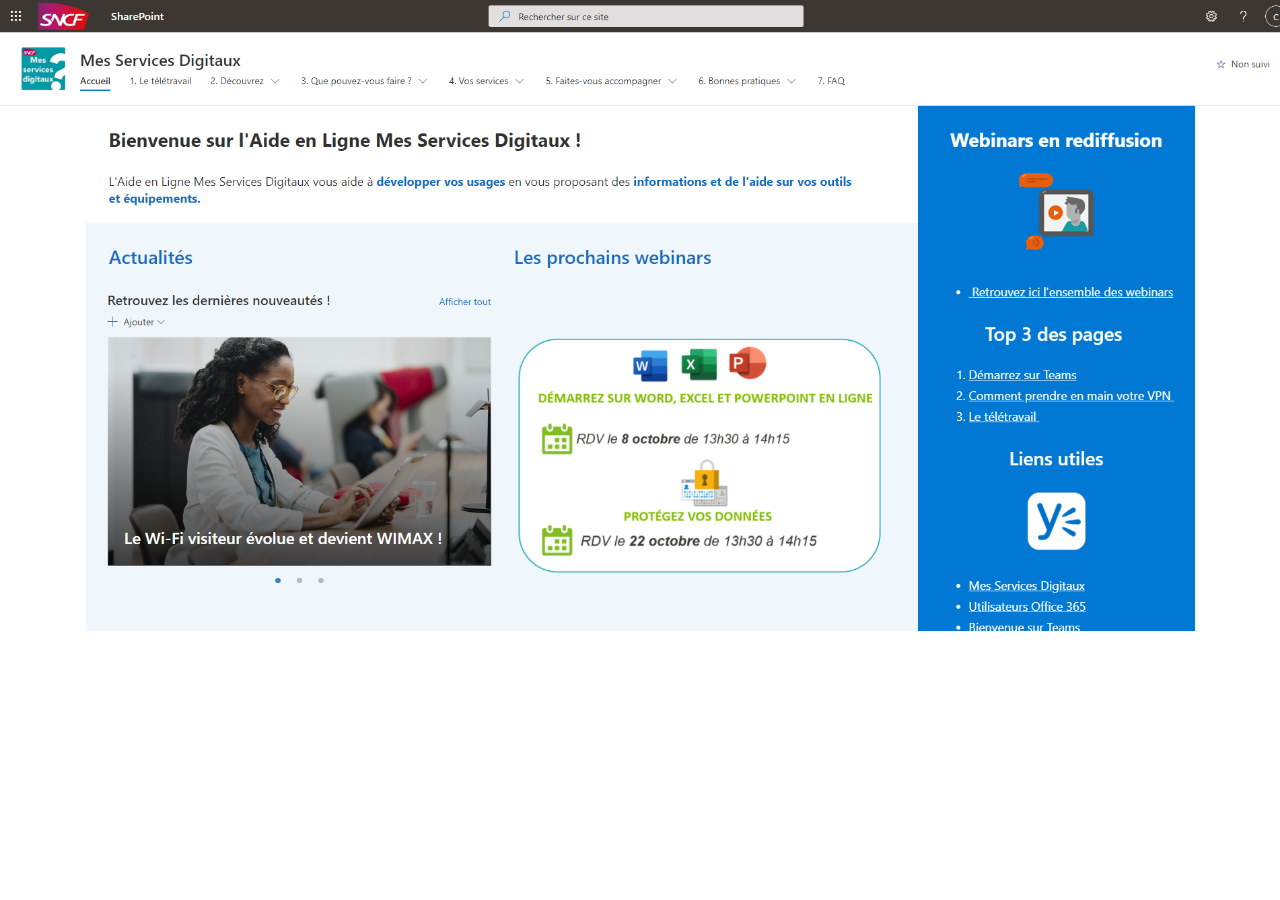
<file: edbotSite/button.html>
<!DOCTYPE html>
<html lang="en">
<head>

    <meta charset="UTF-8">
    <link rel="stylesheet" href="https://stackpath.bootstrapcdn.com/bootstrap/4.5.2/css/bootstrap.min.css" integrity="sha384-JcKb8q3iqJ61gNV9KGb8thSsNjpSL0n8PARn9HuZOnIxN0hoP+VmmDGMN5t9UJ0Z" crossorigin="anonymous">

    <title>Assistance SNCF</title>
</head>
<body>
<img src="img/msdback1.png" class="img-fluid" alt="Responsive image">
<p id="demo"></p>
<script>
    /* Window Object: size, open, close, move */

    window.addEventListener('resize', update);
    var x = window.document.getElementById("demo");
    update();

    function update() {

    }

    var newWindowObj = window.open("buttonsnapcall.html", "newWindow", "menubar=true,location=true,resizable=false,scrollbars=false,width=550,height=300,top=200,left=200");


</script>
</body>
</html>
</file>
